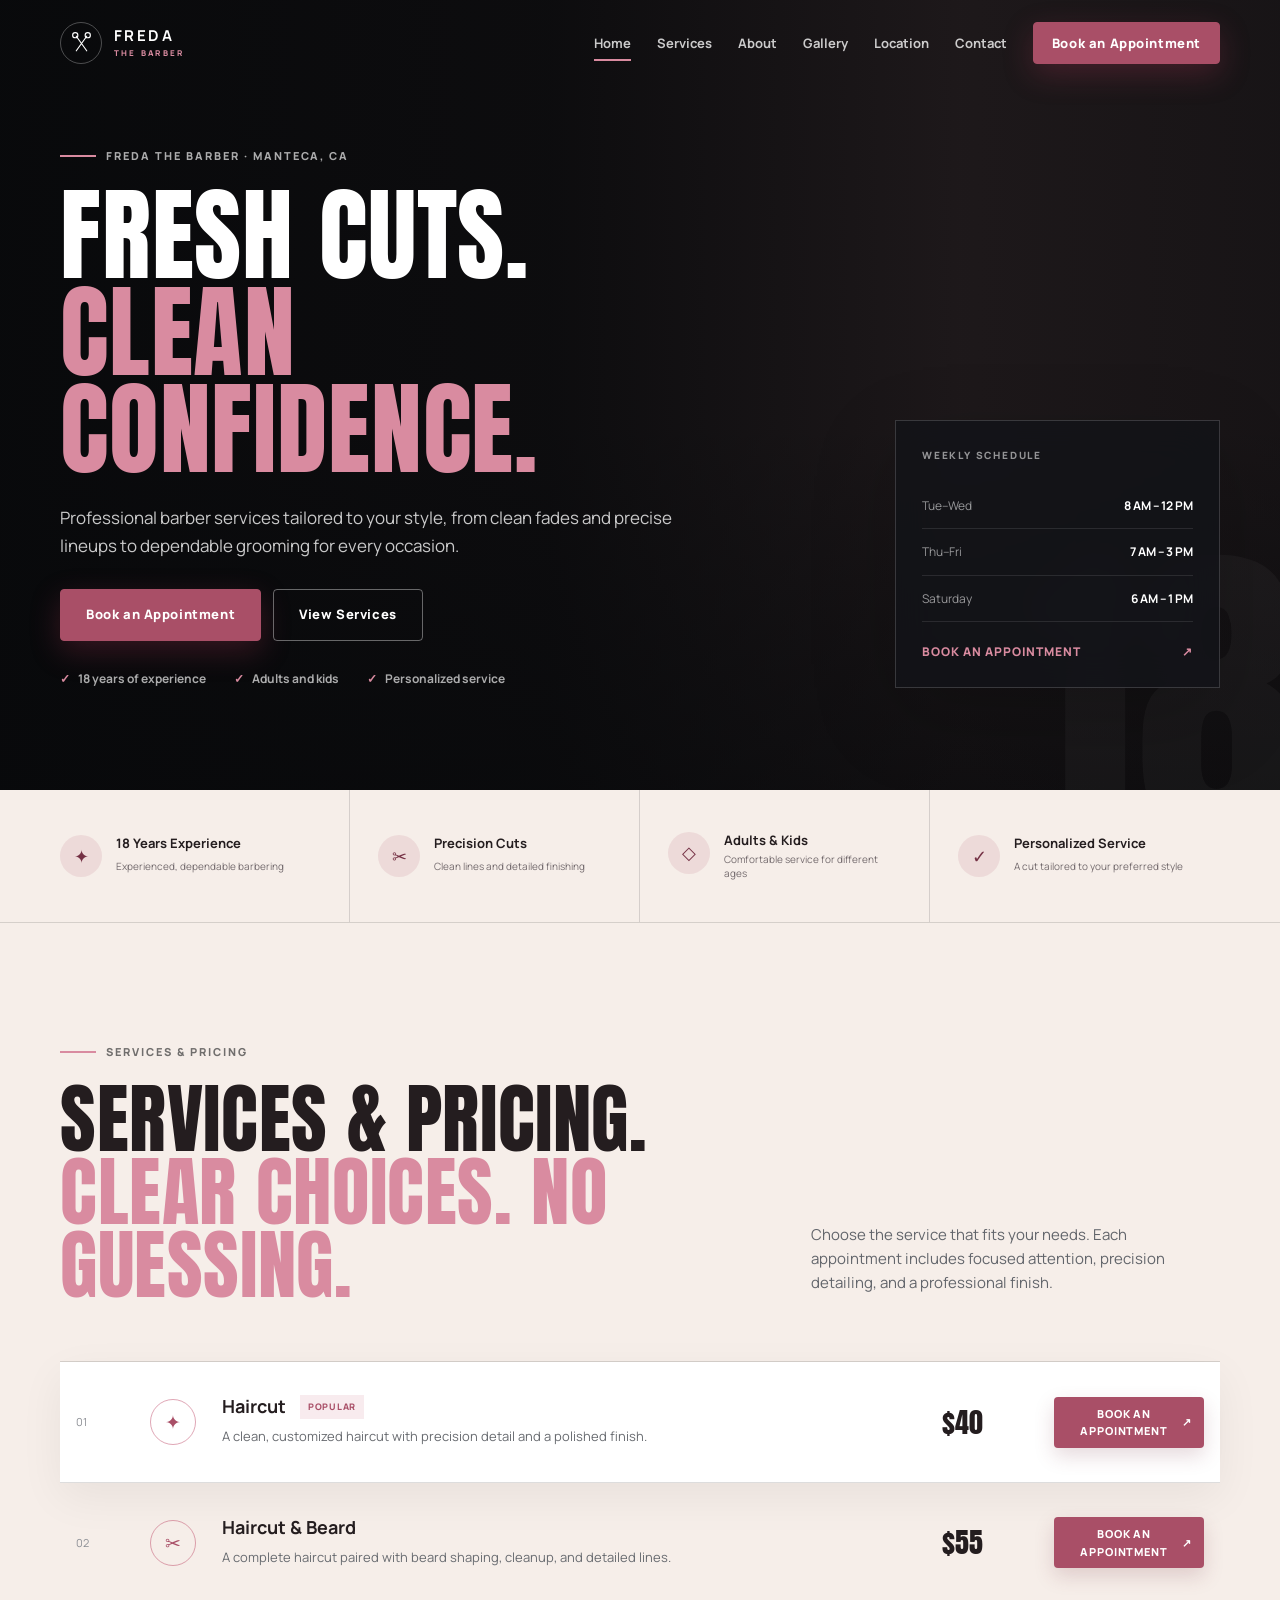
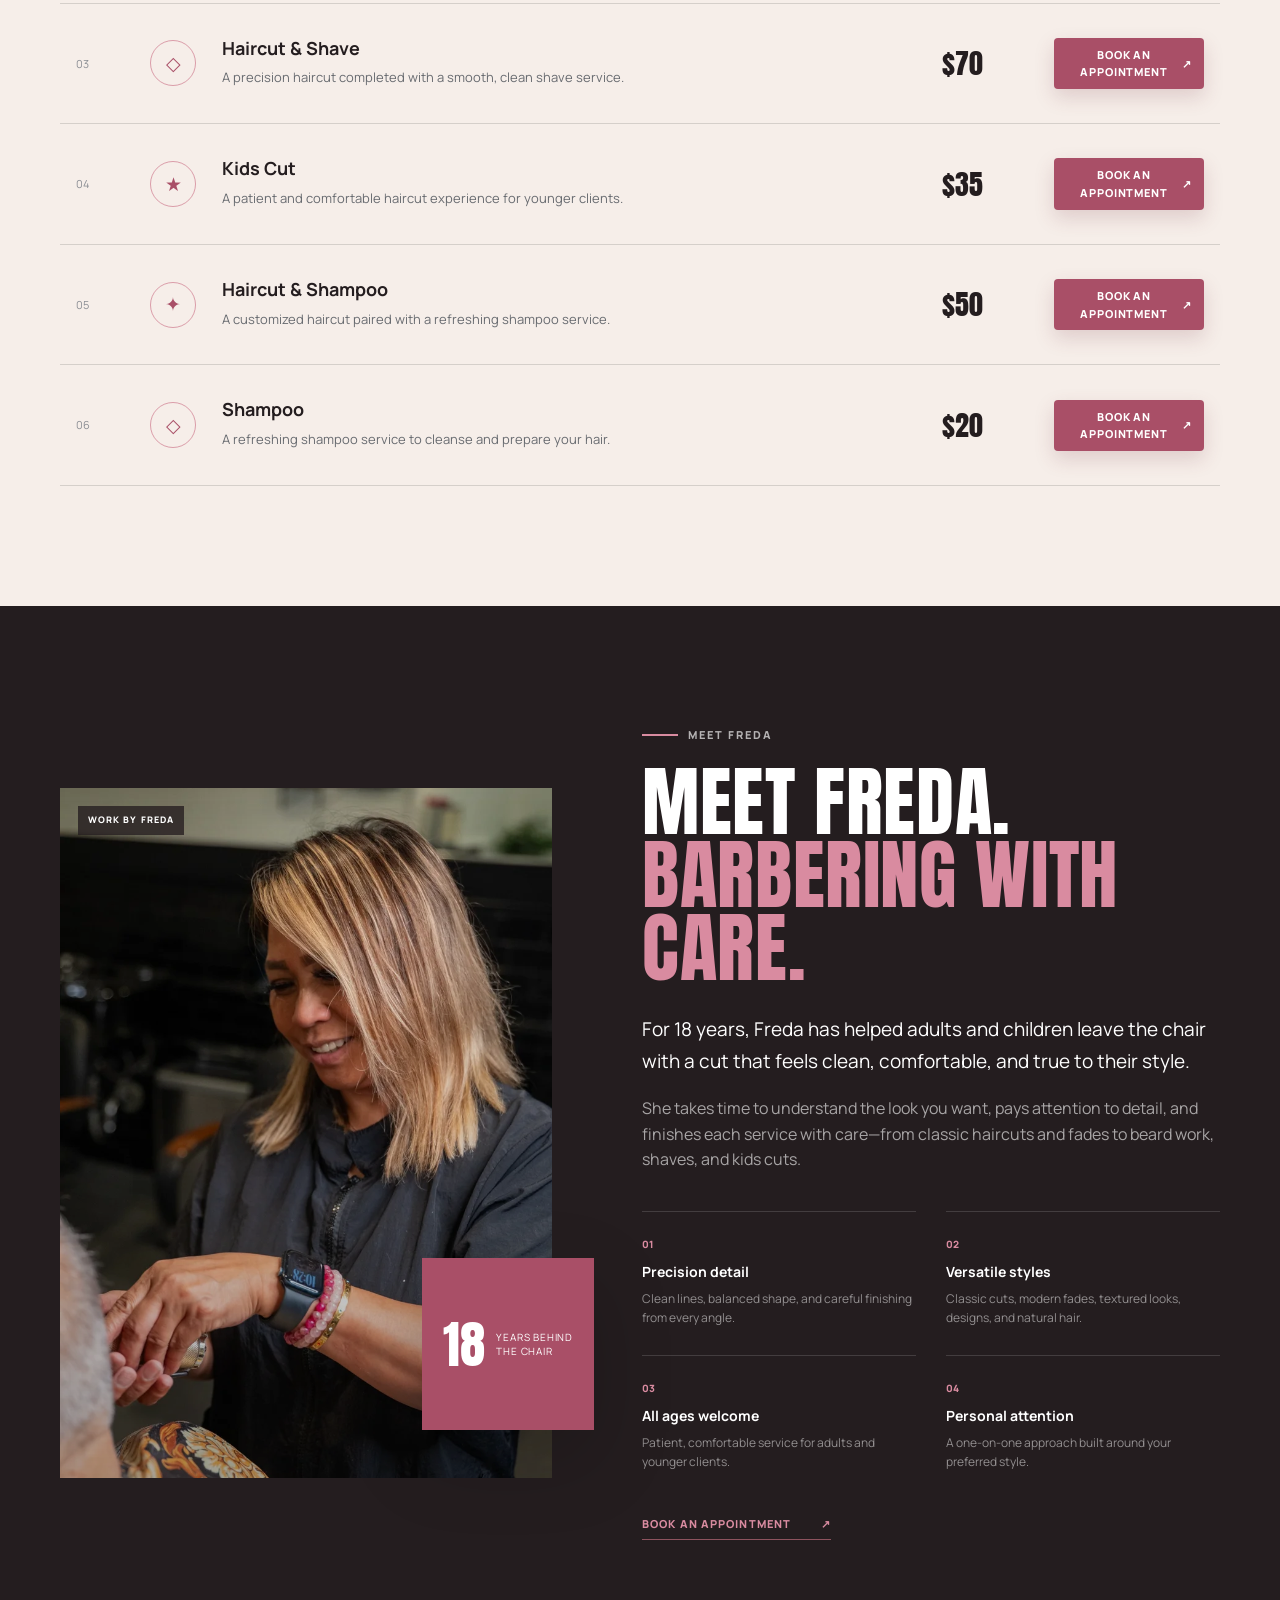
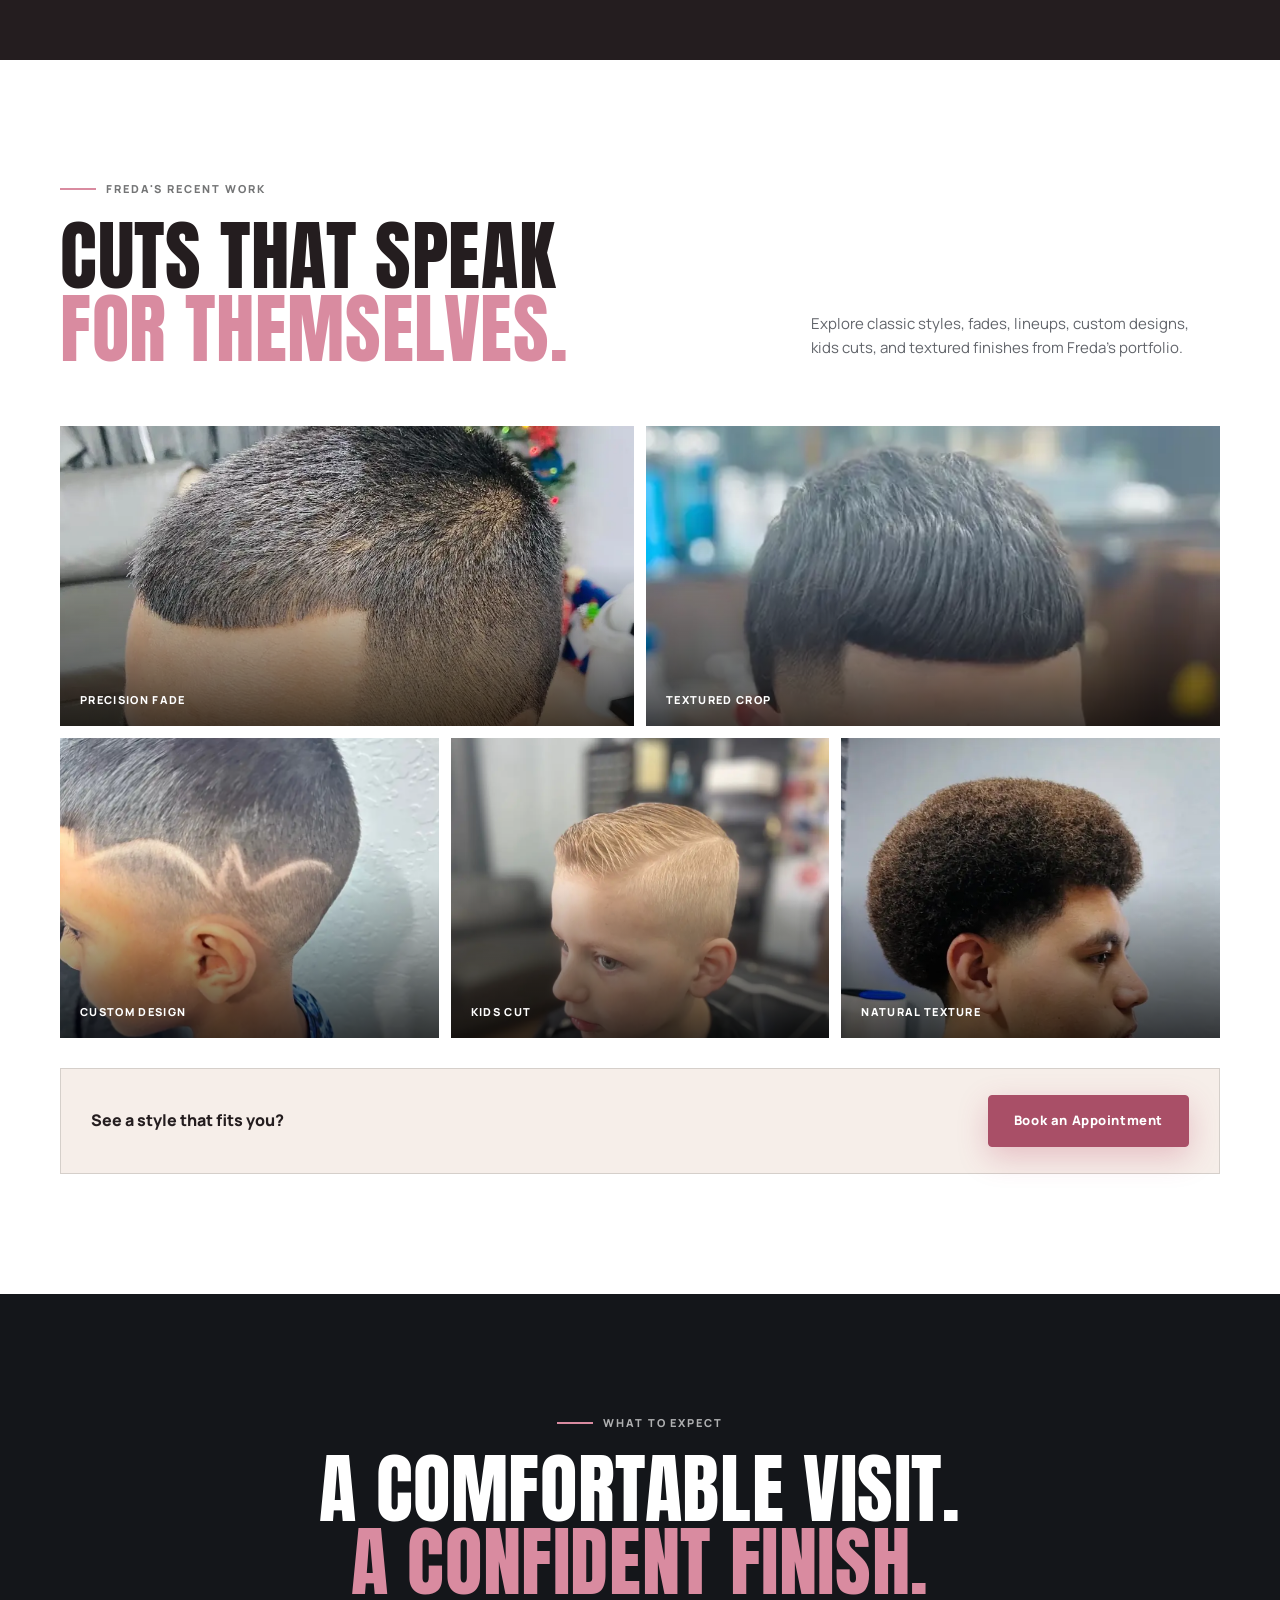
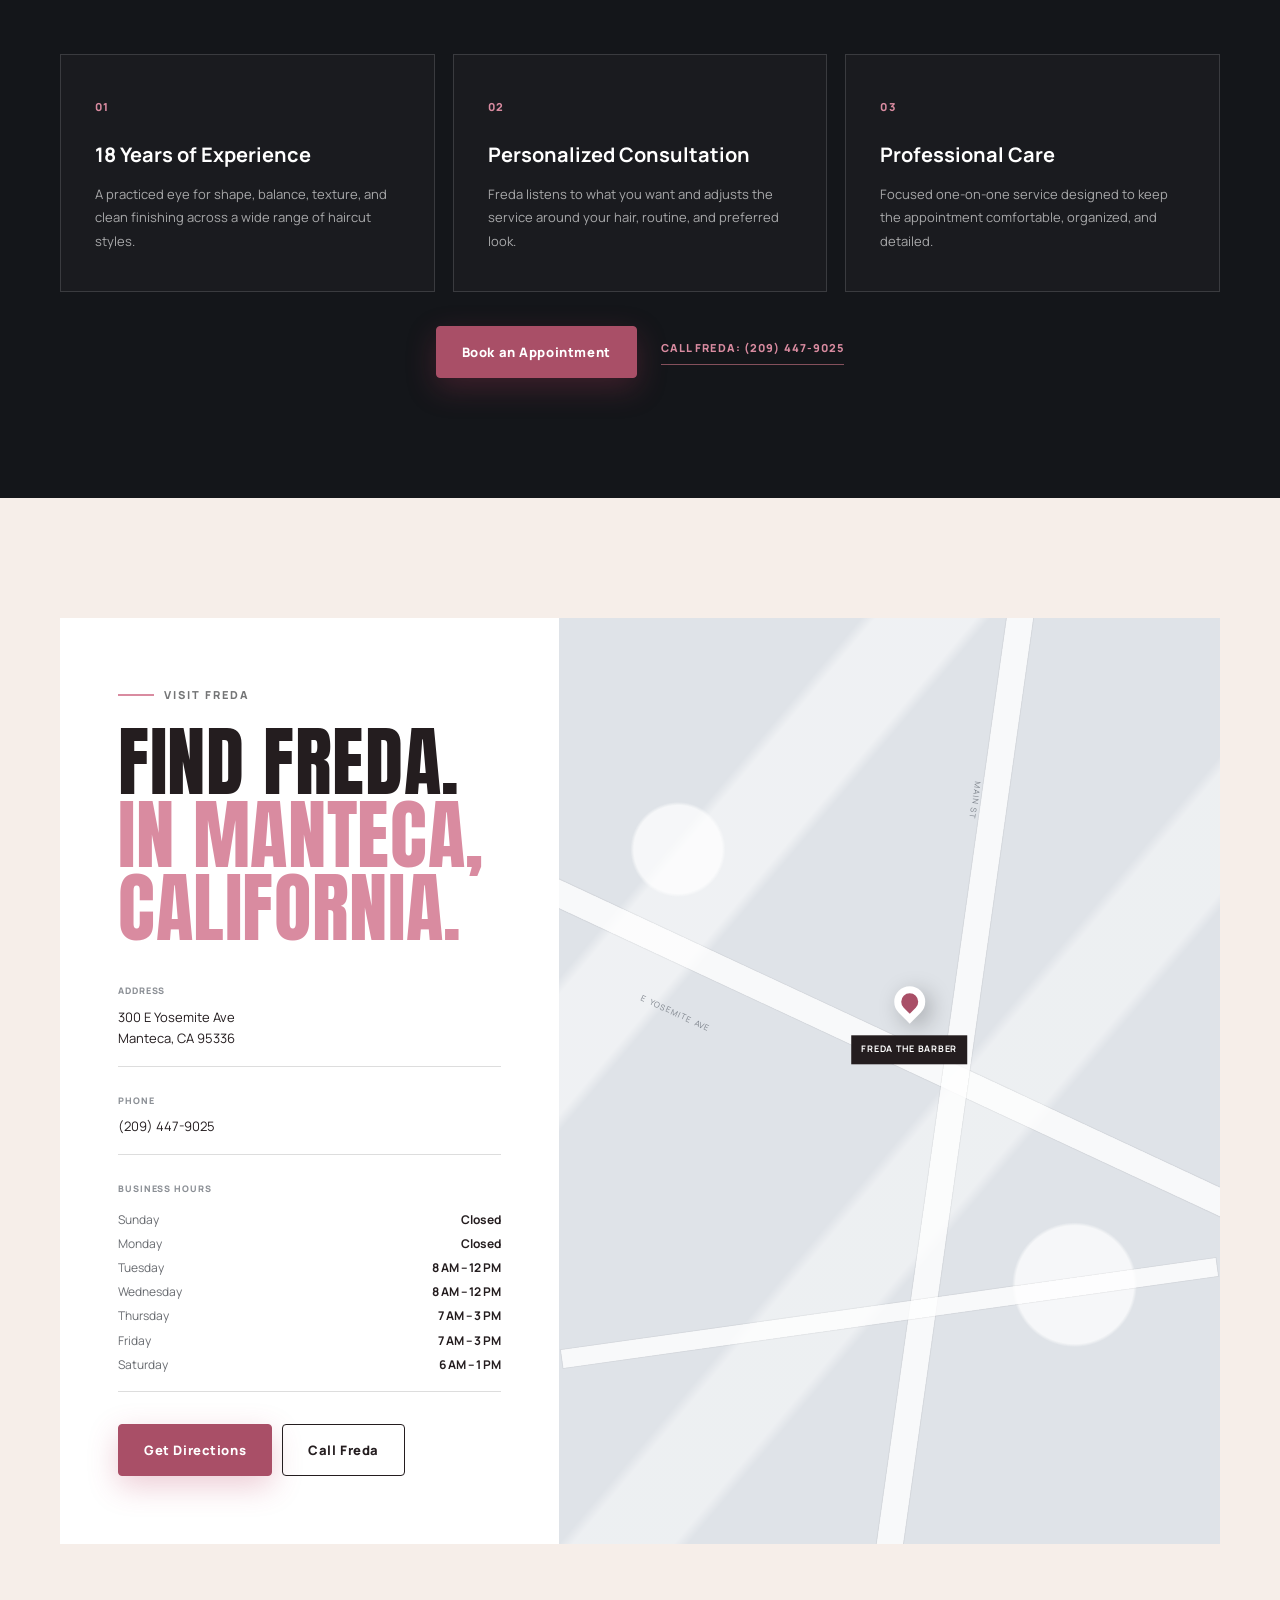
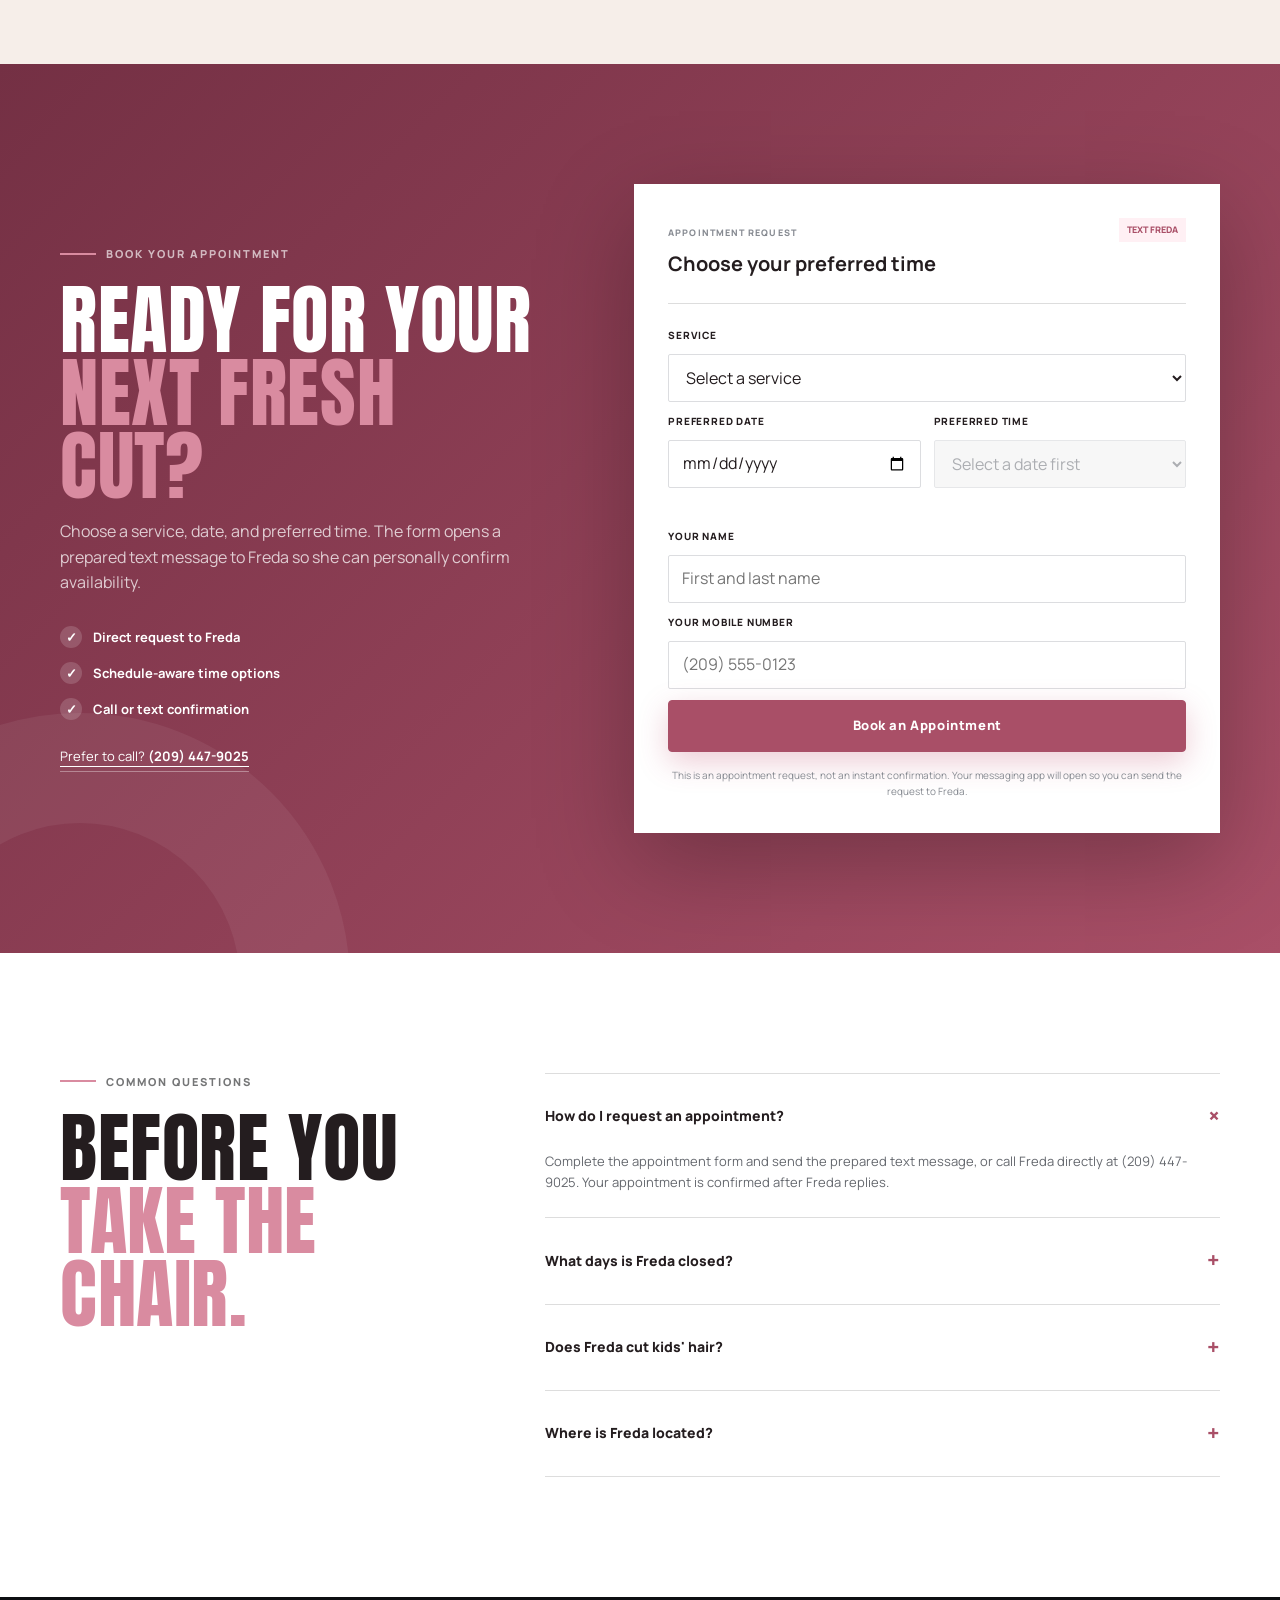
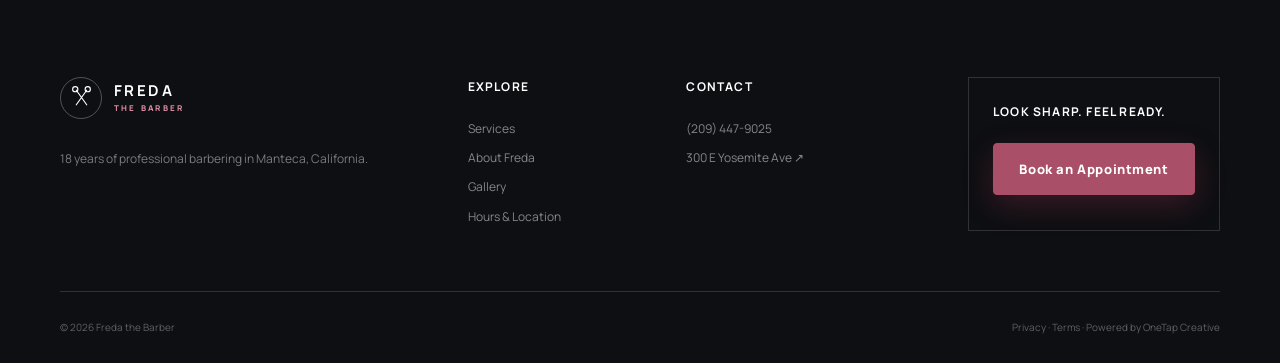
<file: index.html>
<!DOCTYPE html>

<html lang="en">
<head>
<meta charset="utf-8"/>
<meta content="width=device-width, initial-scale=1.0, viewport-fit=cover" name="viewport"/>
<meta content="#a94f67" name="theme-color"/>
<meta content="Visit Freda the Barber in Manteca, CA for professional haircuts, fades, beard grooming, shaves, and kids cuts. View pricing and request an appointment." name="description"/><meta content="index, follow, max-image-preview:large" name="robots"/>
<meta content="Freda the Barber | Professional Barber Services in Manteca, CA" property="og:title"/>
<meta content="Fresh cuts and clean confidence in Manteca. View Freda’s services, pricing, portfolio, hours, location, and appointment request options." property="og:description"/>
<meta content="website" property="og:type"/>
<meta content="https://www.fredathebarber.com/" property="og:url"/>
<title>Freda the Barber | Professional Barber Services in Manteca, CA</title>
<link href="https://fonts.googleapis.com" rel="preconnect"/>
<link crossorigin="" href="https://fonts.gstatic.com" rel="preconnect"/>
<link href="https://fonts.googleapis.com/css2?family=Anton&amp;family=Manrope:wght@400;500;600;700;800&amp;display=swap" rel="stylesheet"/>
<link href="assets/favicon.svg" rel="icon" type="image/svg+xml"/>
<link href="styles.css" rel="stylesheet"/>
<meta content="https://www.fredathebarber.com/assets/freda-classic-taper.webp" property="og:image"/><meta content="A polished classic haircut completed by Freda the Barber" property="og:image:alt"/><meta content="summary_large_image" name="twitter:card"/><meta content="Freda the Barber | Manteca, CA" name="twitter:title"/><meta content="Professional haircuts, beard grooming, shaves, and kids cuts backed by 18 years of experience." name="twitter:description"/><meta content="https://www.fredathebarber.com/assets/freda-classic-taper.webp" name="twitter:image"/><link href="https://www.fredathebarber.com/" rel="canonical"/><script type="application/ld+json">{
  "@context": "https://schema.org",
  "@type": "BarberShop",
  "name": "Freda the Barber",
  "url": "https://www.fredathebarber.com/",
  "image": "https://www.fredathebarber.com/assets/freda-classic-taper.webp",
  "telephone": "+1-209-447-9025",
  "priceRange": "$35-$70",
  "address": {
    "@type": "PostalAddress",
    "streetAddress": "300 E Yosemite Ave",
    "addressLocality": "Manteca",
    "addressRegion": "CA",
    "postalCode": "95336",
    "addressCountry": "US"
  },
  "openingHoursSpecification": [
    {
      "@type": "OpeningHoursSpecification",
      "dayOfWeek": [
        "Tuesday",
        "Wednesday"
      ],
      "opens": "08:00",
      "closes": "12:00"
    },
    {
      "@type": "OpeningHoursSpecification",
      "dayOfWeek": [
        "Thursday",
        "Friday"
      ],
      "opens": "07:00",
      "closes": "15:00"
    },
    {
      "@type": "OpeningHoursSpecification",
      "dayOfWeek": "Saturday",
      "opens": "06:00",
      "closes": "13:00"
    }
  ],
  "description": "Visit Freda the Barber in Manteca, CA for professional haircuts, fades, beard grooming, shaves, and kids cuts. View pricing and request an appointment.",
  "areaServed": {
    "@type": "City",
    "name": "Manteca"
  },
  "currenciesAccepted": "USD",
  "paymentAccepted": "Cash, electronic payment",
  "hasOfferCatalog": {
    "@type": "OfferCatalog",
    "name": "Barber Services",
    "itemListElement": [
      {
        "@type": "Offer",
        "price": "40",
        "priceCurrency": "USD",
        "itemOffered": {
          "@type": "Service",
          "name": "Haircut"
        }
      },
      {
        "@type": "Offer",
        "price": "55",
        "priceCurrency": "USD",
        "itemOffered": {
          "@type": "Service",
          "name": "Haircut & Beard"
        }
      },
      {
        "@type": "Offer",
        "price": "70",
        "priceCurrency": "USD",
        "itemOffered": {
          "@type": "Service",
          "name": "Haircut & Shave"
        }
      },
      {
        "@type": "Offer",
        "price": "35",
        "priceCurrency": "USD",
        "itemOffered": {
          "@type": "Service",
          "name": "Kids Cut"
        }
      },
      {
        "@type": "Offer",
        "price": "50",
        "priceCurrency": "USD",
        "itemOffered": {
          "@type": "Service",
          "name": "Haircut & Shampoo"
        }
      },
      {
        "@type": "Offer",
        "price": "20",
        "priceCurrency": "USD",
        "itemOffered": {
          "@type": "Service",
          "name": "Shampoo"
        }
      }
    ]
  }
}</script><meta content="Freda the Barber" property="og:site_name"/><meta content="en_US" property="og:locale"/><meta content="1200" property="og:image:width"/><meta content="630" property="og:image:height"/><script type="application/ld+json">{
  "@context": "https://schema.org",
  "@type": "FAQPage",
  "mainEntity": [
    {
      "@type": "Question",
      "name": "How do I request an appointment?",
      "acceptedAnswer": {
        "@type": "Answer",
        "text": "Complete the appointment form and send the prepared text message, or call Freda directly at (209) 447-9025. Your appointment is confirmed after Freda replies."
      }
    },
    {
      "@type": "Question",
      "name": "What days is Freda closed?",
      "acceptedAnswer": {
        "@type": "Answer",
        "text": "Freda is closed on Sundays and Mondays. Available hours vary Tuesday through Saturday."
      }
    },
    {
      "@type": "Question",
      "name": "Does Freda cut kids' hair?",
      "acceptedAnswer": {
        "@type": "Answer",
        "text": "Yes. Kids cuts are available for $35, with a patient and comfortable appointment experience."
      }
    },
    {
      "@type": "Question",
      "name": "Where is Freda located?",
      "acceptedAnswer": {
        "@type": "Answer",
        "text": "Freda is located at 300 E Yosemite Ave in Manteca, California 95336."
      }
    }
  ]
}</script></head>
<body>
<a class="skip-link" href="#main">Skip to content</a>
<header class="site-header">
<div class="nav-shell container">
<a aria-label="Freda the Barber home" class="brand" href="#home">
<span aria-hidden="true" class="brand-mark">
<svg role="img" viewbox="0 0 48 48">
<path d="M14 10l20 28M34 10L14 38"></path>
<circle cx="12" cy="8" r="5"></circle>
<circle cx="36" cy="8" r="5"></circle>
</svg>
</span>
<span class="brand-copy">
<strong>FREDA</strong>
<small>THE BARBER</small>
</span>
</a>
<button aria-controls="primary-nav" aria-expanded="false" aria-label="Open menu" class="menu-toggle" type="button">
<span></span><span></span><span></span>
</button>
<nav aria-label="Primary navigation" class="primary-nav" id="primary-nav"><a href="#home">Home</a><a href="#services">Services</a><a href="#about">About</a><a href="#gallery">Gallery</a><a href="#location">Location</a><a href="#contact">Contact</a><a class="button button-small" href="#booking">Book an Appointment</a></nav>
</div>
</header>
<main id="main">
<section aria-labelledby="hero-title" class="hero" id="home">
<div aria-label="Professional barber clippers, scissors, combs, and grooming tools arranged at a barbershop station" class="hero-media" role="img"></div>
<div class="hero-overlay"></div>
<div class="hero-grid container">
<div class="hero-content reveal">
<p class="eyebrow"><span></span> Freda the Barber · Manteca, CA</p>
<h1 id="hero-title">Fresh Cuts.<br/><em>Clean Confidence.</em></h1>
<p class="hero-summary">Professional barber services tailored to your style, from clean fades and precise lineups to dependable grooming for every occasion.</p>
<div class="hero-actions"><a class="button" href="#booking">Book an Appointment</a><a class="button button-secondary" href="#services">View Services</a></div>
<ul aria-label="Customer benefits" class="trust-list"><li>18 years of experience</li><li>Adults and kids</li><li>Personalized service</li></ul>
</div>
<aside aria-label="Freda's weekly business hours" class="hero-card reveal">
<p class="hero-card-label">Weekly schedule</p>
<div class="hero-card-row">
<span>Tue–Wed</span>
<strong>8 AM – 12 PM</strong>
</div>
<div class="hero-card-row">
<span>Thu–Fri</span>
<strong>7 AM – 3 PM</strong>
</div>
<div class="hero-card-row">
<span>Saturday</span>
<strong>6 AM – 1 PM</strong>
</div>
<a href="#booking">Book an Appointment <span aria-hidden="true">↗</span></a>
</aside>
</div>
<div aria-hidden="true" class="hero-number">18</div>
</section>
<section aria-label="Freda the Barber highlights" class="trust-strip">
<div class="container trust-grid"><div><span aria-hidden="true" class="trust-icon">✦</span><strong>18 Years Experience</strong><small>Experienced, dependable barbering</small></div><div><span aria-hidden="true" class="trust-icon">✂</span><strong>Precision Cuts</strong><small>Clean lines and detailed finishing</small></div><div><span aria-hidden="true" class="trust-icon">◇</span><strong>Adults &amp; Kids</strong><small>Comfortable service for different ages</small></div><div><span aria-hidden="true" class="trust-icon">✓</span><strong>Personalized Service</strong><small>A cut tailored to your preferred style</small></div></div>
</section>
<section aria-labelledby="services-title" class="section services" id="services">
<div class="container">
<div class="section-heading split-heading reveal">
<div>
<p class="eyebrow dark"><span></span> Services &amp; pricing</p>
<h2 id="services-title">Services &amp; Pricing.<br/><em>Clear choices. No guessing.</em></h2>
</div>
<p>Choose the service that fits your needs. Each appointment includes focused attention, precision detailing, and a professional finish.</p>
</div>
<div class="service-list">
<article class="service-card featured reveal">
<div class="service-index">01</div>
<div aria-hidden="true" class="service-icon">✦</div>
<div class="service-copy">
<div class="service-title-row"><h3>Haircut</h3><span>Popular</span></div>
<p>A clean, customized haircut with precision detail and a polished finish.</p>
</div>
<strong class="service-price">$40</strong>
<a aria-label="Book a haircut" data-service="Haircut — $40" href="#booking">Book an Appointment <span>↗</span></a>
</article>
<article class="service-card reveal">
<div class="service-index">02</div>
<div aria-hidden="true" class="service-icon">✂</div>
<div class="service-copy">
<h3>Haircut &amp; Beard</h3>
<p>A complete haircut paired with beard shaping, cleanup, and detailed lines.</p>
</div>
<strong class="service-price">$55</strong>
<a aria-label="Book haircut and beard service" data-service="Haircut &amp; Beard — $55" href="#booking">Book an Appointment <span>↗</span></a>
</article>
<article class="service-card reveal">
<div class="service-index">03</div>
<div aria-hidden="true" class="service-icon">◇</div>
<div class="service-copy">
<h3>Haircut &amp; Shave</h3>
<p>A precision haircut completed with a smooth, clean shave service.</p>
</div>
<strong class="service-price">$70</strong>
<a aria-label="Book haircut and shave service" data-service="Haircut &amp; Shave — $70" href="#booking">Book an Appointment <span>↗</span></a>
</article>
<article class="service-card reveal">
<div class="service-index">04</div>
<div aria-hidden="true" class="service-icon">★</div>
<div class="service-copy">
<h3>Kids Cut</h3>
<p>A patient and comfortable haircut experience for younger clients.</p>
</div>
<strong class="service-price">$35</strong>
<a aria-label="Book a kids cut" data-service="Kids Cut — $35" href="#booking">Book an Appointment <span>↗</span></a>
</article>
<article class="service-card reveal">
<div class="service-index">05</div>
<div aria-hidden="true" class="service-icon">✦</div>
<div class="service-copy">
<h3>Haircut &amp; Shampoo</h3>
<p>A customized haircut paired with a refreshing shampoo service.</p>
</div>
<strong class="service-price">$50</strong>
<a aria-label="Book haircut and shampoo service" data-service="Haircut &amp; Shampoo — $50" href="#booking">Book an Appointment <span>↗</span></a>
</article>
<article class="service-card reveal">
<div class="service-index">06</div>
<div aria-hidden="true" class="service-icon">◇</div>
<div class="service-copy">
<h3>Shampoo</h3>
<p>A refreshing shampoo service to cleanse and prepare your hair.</p>
</div>
<strong class="service-price">$20</strong>
<a aria-label="Book a shampoo service" data-service="Shampoo — $20" href="#booking">Book an Appointment <span>↗</span></a>
</article>
</div>
</div>
</section>
<section aria-labelledby="about-title" class="section about" id="about">
<div class="container about-grid">
<div aria-label="A shaped natural hairstyle with a clean taper from Freda’s portfolio" class="about-image reveal" role="img"><span class="portfolio-caption">Work by Freda</span>
<div class="image-badge"><strong>18</strong><span>Years behind<br/>the chair</span></div>
</div>
<div class="about-copy reveal">
<p class="eyebrow"><span></span> Meet Freda</p>
<h2 id="about-title">Meet Freda.<br/><em>Barbering with care.</em></h2>
<p class="lead">For 18 years, Freda has helped adults and children leave the chair with a cut that feels clean, comfortable, and true to their style.</p>
<p>She takes time to understand the look you want, pays attention to detail, and finishes each service with care—from classic haircuts and fades to beard work, shaves, and kids cuts.</p>
<div class="about-features">
<div><span>01</span><strong>Precision detail</strong><p>Clean lines, balanced shape, and careful finishing from every angle.</p></div>
<div><span>02</span><strong>Versatile styles</strong><p>Classic cuts, modern fades, textured looks, designs, and natural hair.</p></div>
<div><span>03</span><strong>All ages welcome</strong><p>Patient, comfortable service for adults and younger clients.</p></div>
<div><span>04</span><strong>Personal attention</strong><p>A one-on-one approach built around your preferred style.</p></div>
</div>
<a class="text-link" href="#booking">Book an Appointment <span>↗</span></a>
</div>
</div>
</section>
<section aria-labelledby="gallery-title" class="section gallery" id="gallery">
<div class="container">
<div class="section-heading split-heading reveal">
<div>
<p class="eyebrow dark"><span></span> Freda's recent work</p>
<h2 id="gallery-title">Cuts that speak<br/><em>for themselves.</em></h2>
</div>
<p>Explore classic styles, fades, lineups, custom designs, kids cuts, and textured finishes from Freda's portfolio.</p>
</div>
<div class="gallery-grid"><button aria-label="View classic style image" class="gallery-item gallery-one reveal" data-label="Classic side part with a smooth fade completed by Freda" type="button"><img alt="Classic side part with a smooth fade completed by Freda" decoding="async" height="1200" loading="lazy" src="assets/freda-classic-taper.webp" width="771"/><span>Classic Style</span></button><button aria-label="View precision fade image" class="gallery-item gallery-two reveal" data-label="Precision short haircut with a sharp lineup and clean fade" type="button"><img alt="Precision short haircut with a sharp lineup and clean fade" decoding="async" height="1200" loading="lazy" src="assets/freda-precision-fade.webp" width="946"/><span>Precision Fade</span></button><button aria-label="View textured crop image" class="gallery-item gallery-three reveal" data-label="Textured crop with a straight fringe and smooth taper" type="button"><img alt="Textured crop with a straight fringe and smooth taper" decoding="async" height="1200" loading="lazy" src="assets/freda-textured-crop.webp" width="592"/><span>Textured Crop</span></button><button aria-label="View custom design image" class="gallery-item gallery-four reveal" data-label="Kids fade with a custom shaved design above the ear" type="button"><img alt="Kids fade with a custom shaved design above the ear" decoding="async" height="1200" loading="lazy" src="assets/freda-design-fade.webp" width="763"/><span>Custom Design</span></button><button aria-label="View kids cut image" class="gallery-item gallery-five reveal" data-label="Kids haircut with a defined side part and clean taper" type="button"><img alt="Kids haircut with a defined side part and clean taper" decoding="async" height="1200" loading="lazy" src="assets/freda-kids-classic.webp" width="963"/><span>Kids Cut</span></button><button aria-label="View natural texture image" class="gallery-item gallery-six reveal" data-label="Natural textured hairstyle shaped with a clean taper" type="button"><img alt="Natural textured hairstyle shaped with a clean taper" decoding="async" height="1200" loading="lazy" src="assets/freda-afro-taper.webp" width="690"/><span>Natural Texture</span></button></div><div class="gallery-cta reveal"><p>See a style that fits you?</p><a class="button" href="#booking">Book an Appointment</a></div>
</div>
</section>
<section aria-labelledby="experience-title" class="section experience" id="experience">
<div class="container">
<div class="experience-heading reveal">
<p class="eyebrow"><span></span> What to expect</p>
<h2 id="experience-title">A comfortable visit.<br/><em>A confident finish.</em></h2>
</div>
<div class="experience-grid">
<article class="experience-card reveal">
<span>01</span>
<h3>18 Years of Experience</h3>
<p>A practiced eye for shape, balance, texture, and clean finishing across a wide range of haircut styles.</p>
</article>
<article class="experience-card reveal">
<span>02</span>
<h3>Personalized Consultation</h3>
<p>Freda listens to what you want and adjusts the service around your hair, routine, and preferred look.</p>
</article>
<article class="experience-card reveal">
<span>03</span>
<h3>Professional Care</h3>
<p>Focused one-on-one service designed to keep the appointment comfortable, organized, and detailed.</p>
</article>
</div>
<div class="experience-actions reveal"><a class="button" href="#booking">Book an Appointment</a><a class="text-link" href="tel:+12094479025">Call Freda: (209) 447-9025</a></div></div>
</section>
<section aria-labelledby="location-title" class="section location" id="location">
<div class="container location-grid">
<div class="location-card reveal">
<p class="eyebrow dark"><span></span> Visit Freda</p>
<h2 id="location-title">Find Freda.<br/><em>In Manteca, California.</em></h2>
<div class="location-details">
<div><small>Address</small><p>300 E Yosemite Ave<br/>Manteca, CA 95336</p></div>
<div><small>Phone</small><p><a href="tel:+12094479025">(209) 447-9025</a></p></div>
<div class="hours-block">
<small>Business hours</small>
<dl>
<div><dt>Sunday</dt><dd>Closed</dd></div>
<div><dt>Monday</dt><dd>Closed</dd></div>
<div><dt>Tuesday</dt><dd>8 AM – 12 PM</dd></div>
<div><dt>Wednesday</dt><dd>8 AM – 12 PM</dd></div>
<div><dt>Thursday</dt><dd>7 AM – 3 PM</dd></div>
<div><dt>Friday</dt><dd>7 AM – 3 PM</dd></div>
<div><dt>Saturday</dt><dd>6 AM – 1 PM</dd></div>
</dl>
</div>
</div>
<div class="location-actions">
<a class="button" href="https://www.google.com/maps/search/?api=1&amp;query=300+E+Yosemite+Ave+Manteca+CA+95336" rel="noopener" target="_blank">Get Directions</a>
<a class="button button-dark-outline" href="tel:+12094479025">Call Freda</a>
</div>
</div>
<div aria-label="Stylized map showing Freda the Barber on East Yosemite Avenue in Manteca" class="map-placeholder reveal" role="img">
<div class="map-road road-one"></div>
<div class="map-road road-two"></div>
<div class="map-road road-three"></div>
<div class="map-label map-label-one">E YOSEMITE AVE</div>
<div class="map-label map-label-two">MAIN ST</div>
<div class="map-pin"><span></span><strong>FREDA THE BARBER</strong></div>
</div>
</div>
</section><section aria-labelledby="booking-title" class="booking-section" id="booking">
<div aria-hidden="true" class="booking-accent"></div>
<div class="container booking-grid">
<div class="booking-copy reveal">
<p class="eyebrow"><span></span> Book your appointment</p>
<h2 id="booking-title">Ready for your<br/><em>next fresh cut?</em></h2>
<p>Choose a service, date, and preferred time. The form opens a prepared text message to Freda so she can personally confirm availability.</p>
<ul>
<li><span>✓</span> Direct request to Freda</li>
<li><span>✓</span> Schedule-aware time options</li>
<li><span>✓</span> Call or text confirmation</li>
</ul>
<a class="booking-call-link" href="tel:+12094479025">Prefer to call? <strong>(209) 447-9025</strong></a>
</div>
<div class="booking-card reveal">
<div class="booking-card-head">
<div>
<small>Appointment request</small>
<h3>Choose your preferred time</h3>
</div>
<span>Text Freda</span>
</div>
<form id="booking-form">
<label for="service">Service</label>
<select id="service" name="service" required="">
<option value="">Select a service</option>
<option>Haircut — $40</option>
<option>Haircut &amp; Beard — $55</option>
<option>Haircut &amp; Shave — $70</option>
<option>Kids Cut — $35</option>
<option>Haircut &amp; Shampoo — $50</option>
<option>Shampoo — $20</option>
</select>
<div class="form-row">
<div>
<label for="date">Preferred date</label>
<input id="date" name="date" required="" type="date"/>
</div>
<div>
<label for="time">Preferred time</label>
<select disabled="" id="time" name="time" required="">
<option value="">Select a date first</option>
</select>
</div>
</div>
<p aria-live="polite" class="schedule-message" id="schedule-message" role="status"></p>
<label for="client-name">Your name</label>
<input autocomplete="name" id="client-name" name="name" placeholder="First and last name" required="" type="text"/>
<label for="phone">Your mobile number</label>
<input autocomplete="tel" id="phone" name="phone" placeholder="(209) 555-0123" required="" type="tel"/>
<button class="button button-full" type="submit">Book an Appointment</button>
<p class="form-note">This is an appointment request, not an instant confirmation. Your messaging app will open so you can send the request to Freda.</p>
<div aria-live="polite" class="form-success" id="form-success" role="status">Your appointment request is ready. Press Send in your messaging app, then wait for Freda to confirm availability.</div>
</form>
</div>
</div>
</section>
<section aria-labelledby="faq-title" class="section faq">
<div class="container faq-grid">
<div class="faq-heading reveal">
<p class="eyebrow dark"><span></span> Common questions</p>
<h2 id="faq-title">Before you<br/><em>take the chair.</em></h2>
</div>
<div class="accordion reveal">
<details open="">
<summary>How do I request an appointment?<span>+</span></summary>
<p>Complete the appointment form and send the prepared text message, or call Freda directly at (209) 447-9025. Your appointment is confirmed after Freda replies.</p>
</details>
<details>
<summary>What days is Freda closed?<span>+</span></summary>
<p>Freda is closed on Sundays and Mondays. Available hours vary Tuesday through Saturday.</p>
</details>
<details>
<summary>Does Freda cut kids' hair?<span>+</span></summary>
<p>Yes. Kids cuts are available for $35, with a patient and comfortable appointment experience.</p>
</details>
<details>
<summary>Where is Freda located?<span>+</span></summary>
<p>Freda is located at 300 E Yosemite Ave in Manteca, California 95336.</p>
</details>
</div>
</div>
</section>
</main>
<footer class="site-footer" id="contact">
<div class="container footer-grid">
<div>
<a class="brand footer-brand" href="#home">
<span aria-hidden="true" class="brand-mark">
<svg viewbox="0 0 48 48"><path d="M14 10l20 28M34 10L14 38"></path><circle cx="12" cy="8" r="5"></circle><circle cx="36" cy="8" r="5"></circle></svg>
</span>
<span class="brand-copy"><strong>FREDA</strong><small>THE BARBER</small></span>
</a>
<p>18 years of professional barbering in Manteca, California.</p>
</div>
<div>
<h3>Explore</h3>
<a href="#services">Services</a>
<a href="#about">About Freda</a>
<a href="#gallery">Gallery</a>
<a href="#location">Hours &amp; Location</a>
</div>
<div>
<h3>Contact</h3>
<a href="tel:+12094479025">(209) 447-9025</a>
<a href="https://www.google.com/maps/search/?api=1&amp;query=300+E+Yosemite+Ave+Manteca+CA+95336" rel="noopener" target="_blank">300 E Yosemite Ave ↗</a>
</div>
<div class="footer-cta">
<h3>Look sharp. Feel ready.</h3>
<a class="button" href="#booking">Book an Appointment</a>
</div>
</div>
<div class="container footer-bottom">
<span>© <span id="year"></span> Freda the Barber</span>
<span><a href="privacy.html">Privacy</a> · <a href="terms.html">Terms</a> · Powered by OneTap Creative</span>
</div>
</footer>
<a aria-label="Book an appointment with Freda" class="floating-book" href="#booking">
<span>Book an Appointment</span><strong>↗</strong>
</a>
<dialog class="lightbox" id="lightbox">
<button aria-label="Close image" type="button">×</button>
<div id="lightbox-image" role="img"></div>
<p id="lightbox-label"></p>
</dialog>
<script src="script.js"></script>
</body>
</html>
</file>
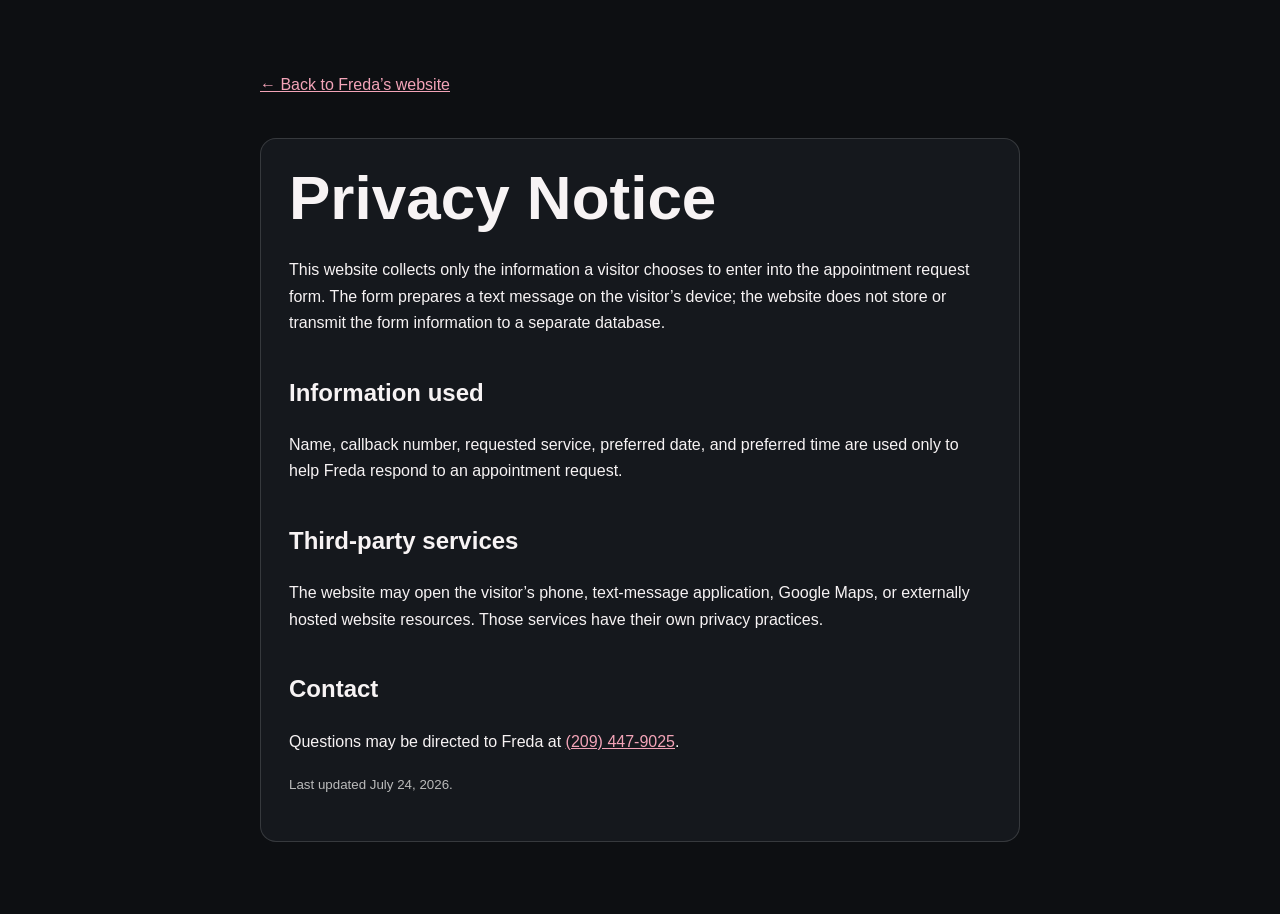
<file: privacy.html>
<!DOCTYPE html>
<html lang="en">
<head>
<meta charset="utf-8">
<meta name="viewport" content="width=device-width, initial-scale=1">
<meta name="robots" content="noindex, follow">
<title>Privacy Notice | Freda the Barber</title>
<link rel="icon" href="assets/favicon.svg" type="image/svg+xml">
<style>
:root{color-scheme:dark}*{box-sizing:border-box}body{margin:0;background:#0d0f12;color:#f7f3f4;font-family:Arial,sans-serif;line-height:1.65}main{width:min(760px,calc(100% - 40px));margin:0 auto;padding:72px 0}a{color:#f3a4b8}h1{font-size:clamp(38px,8vw,62px);line-height:1;margin:0 0 28px}h2{margin-top:36px}.back{display:inline-block;margin-bottom:40px}.card{padding:28px;border:1px solid rgba(255,255,255,.14);background:#15181d;border-radius:16px}small{color:#bbb}
</style>
</head>
<body><main><a class="back" href="index.html">← Back to Freda’s website</a><div class="card"><h1>Privacy Notice</h1><p>This website collects only the information a visitor chooses to enter into the appointment request form. The form prepares a text message on the visitor’s device; the website does not store or transmit the form information to a separate database.</p><h2>Information used</h2><p>Name, callback number, requested service, preferred date, and preferred time are used only to help Freda respond to an appointment request.</p><h2>Third-party services</h2><p>The website may open the visitor’s phone, text-message application, Google Maps, or externally hosted website resources. Those services have their own privacy practices.</p><h2>Contact</h2><p>Questions may be directed to Freda at <a href="tel:+12094479025">(209) 447-9025</a>.</p><p><small>Last updated July 24, 2026.</small></p></div></main></body></html>
</file>
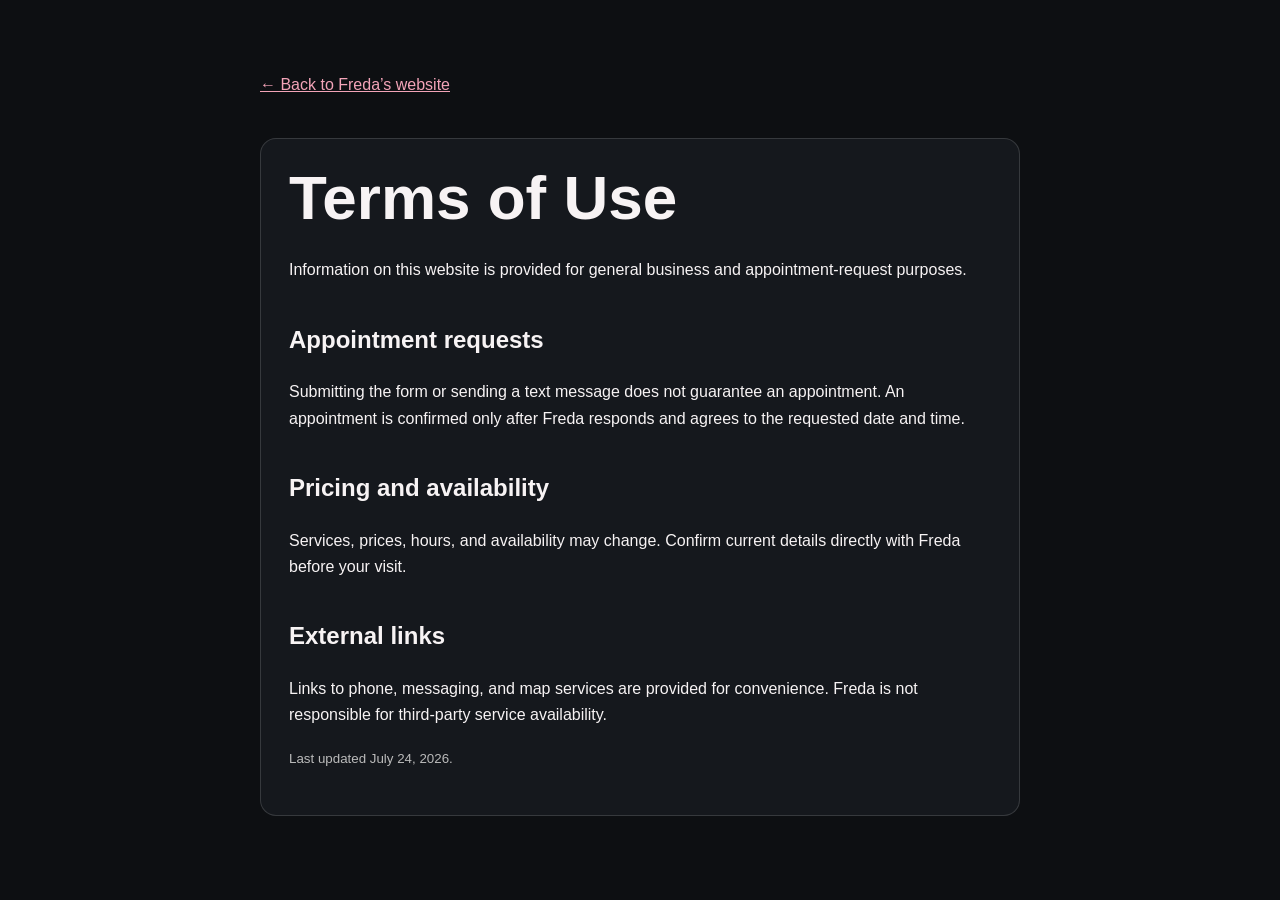
<file: terms.html>
<!DOCTYPE html>
<html lang="en">
<head>
<meta charset="utf-8">
<meta name="viewport" content="width=device-width, initial-scale=1">
<meta name="robots" content="noindex, follow">
<title>Terms of Use | Freda the Barber</title>
<link rel="icon" href="assets/favicon.svg" type="image/svg+xml">
<style>
:root{color-scheme:dark}*{box-sizing:border-box}body{margin:0;background:#0d0f12;color:#f7f3f4;font-family:Arial,sans-serif;line-height:1.65}main{width:min(760px,calc(100% - 40px));margin:0 auto;padding:72px 0}a{color:#f3a4b8}h1{font-size:clamp(38px,8vw,62px);line-height:1;margin:0 0 28px}h2{margin-top:36px}.back{display:inline-block;margin-bottom:40px}.card{padding:28px;border:1px solid rgba(255,255,255,.14);background:#15181d;border-radius:16px}small{color:#bbb}
</style>
</head>
<body><main><a class="back" href="index.html">← Back to Freda’s website</a><div class="card"><h1>Terms of Use</h1><p>Information on this website is provided for general business and appointment-request purposes.</p><h2>Appointment requests</h2><p>Submitting the form or sending a text message does not guarantee an appointment. An appointment is confirmed only after Freda responds and agrees to the requested date and time.</p><h2>Pricing and availability</h2><p>Services, prices, hours, and availability may change. Confirm current details directly with Freda before your visit.</p><h2>External links</h2><p>Links to phone, messaging, and map services are provided for convenience. Freda is not responsible for third-party service availability.</p><p><small>Last updated July 24, 2026.</small></p></div></main></body></html>
</file>
<file: styles.css>
:root {
  --ink: #241d1f;
  --ink-soft: #30272a;
  --cream: #f6eee9;
  --paper: #fffaf7;
  --rose: #a94f67;
  --rose-dark: #743044;
  --rose-bright: #d98ba0;
  --gray: #9a9295;
  --line: rgba(16, 17, 19, 0.14);
  --white-line: rgba(255,255,255,0.14);
  --shadow: 0 28px 80px rgba(0, 0, 0, 0.18);
}

* { box-sizing: border-box; }
html { scroll-behavior: smooth; scroll-padding-top: 92px; }
body {
  margin: 0;
  font-family: "Manrope", Arial, sans-serif;
  color: var(--ink);
  background: var(--paper);
  line-height: 1.6;
  overflow-x: hidden;
}
body.menu-open { overflow: hidden; }
a { color: inherit; text-decoration: none; }
button, input, select { font: inherit; }
button { color: inherit; }
img { max-width: 100%; display: block; }
.container { width: min(1160px, calc(100% - 40px)); margin: 0 auto; }
.skip-link { position: fixed; left: 14px; top: -60px; padding: 12px 16px; background: #fff; z-index: 999; border-radius: 8px; }
.skip-link:focus { top: 14px; }

.site-header {
  position: fixed;
  inset: 0 0 auto 0;
  z-index: 50;
  transition: background .25s ease, box-shadow .25s ease;
}
.site-header.scrolled { background: rgba(16,17,19,.94); backdrop-filter: blur(18px); box-shadow: 0 10px 30px rgba(0,0,0,.2); }
.nav-shell { min-height: 86px; display: flex; align-items: center; justify-content: space-between; gap: 28px; }
.brand { display: inline-flex; align-items: center; gap: 12px; color: #fff; }
.brand-mark { width: 42px; height: 42px; display: grid; place-items: center; border: 1px solid rgba(255,255,255,.28); border-radius: 50%; }
.brand-mark svg { width: 25px; height: 25px; fill: none; stroke: currentColor; stroke-width: 2.2; stroke-linecap: round; }
.brand-copy { display: grid; line-height: 1.05; }
.brand-copy strong { font-size: 15px; letter-spacing: .16em; }
.brand-copy small { color: var(--rose-bright); letter-spacing: .28em; font-size: 8px; margin-top: 5px; font-weight: 800; }
.primary-nav { display: flex; align-items: center; gap: 26px; color: rgba(255,255,255,.78); font-size: 13px; font-weight: 700; }
.primary-nav a:not(.button) { position: relative; }
.primary-nav a:not(.button)::after { content: ""; position: absolute; left: 0; right: 100%; bottom: -8px; height: 2px; background: var(--rose-bright); transition: right .2s ease; }
.primary-nav a:hover::after { right: 0; }
.menu-toggle { display: none; width: 46px; height: 42px; border: 0; background: transparent; padding: 8px; cursor: pointer; }
.menu-toggle span { display: block; height: 2px; background: #fff; margin: 6px 0; transition: .25s ease; }

.button {
  display: inline-flex;
  align-items: center;
  justify-content: center;
  min-height: 52px;
  padding: 0 25px;
  border: 1px solid var(--rose);
  border-radius: 4px;
  background: var(--rose);
  color: #fff;
  font-weight: 800;
  font-size: 13px;
  letter-spacing: .045em;
  box-shadow: 0 10px 30px rgba(184,58,91,.26);
  transition: transform .2s ease, background .2s ease, box-shadow .2s ease;
}
.button:hover { transform: translateY(-2px); background: var(--rose-dark); box-shadow: 0 15px 36px rgba(184,58,91,.33); }
.button-small { min-height: 42px; padding: 0 18px; }
.button-secondary { background: transparent; border-color: rgba(255,255,255,.38); box-shadow: none; }
.button-secondary:hover { background: rgba(255,255,255,.09); }
.button-dark-outline { background: transparent; color: var(--ink); border-color: var(--ink); box-shadow: none; }
.button-dark-outline:hover { background: var(--ink); color: #fff; }
.button-full { width: 100%; }

.hero { min-height: 790px; position: relative; display: flex; align-items: center; color: #fff; background: var(--ink); overflow: hidden; }
.hero-media { position: absolute; inset: 0; background-image: url("https://images.pexels.com/photos/14612735/pexels-photo-14612735.jpeg?auto=compress&cs=tinysrgb&w=1920"); background-size: cover; background-position: 67% 34%; transform: scale(1.02); }
.hero-overlay { position: absolute; inset: 0; background: linear-gradient(90deg, rgba(8,9,11,.98) 0%, rgba(8,9,11,.83) 43%, rgba(8,9,11,.24) 75%, rgba(8,9,11,.44) 100%), linear-gradient(0deg, rgba(8,9,11,.58), transparent 46%); }
.hero-grid { position: relative; z-index: 2; display: grid; grid-template-columns: minmax(0, 1fr) 325px; align-items: end; gap: 70px; padding-top: 135px; padding-bottom: 90px; }
.hero-content { max-width: 735px; }
.eyebrow { margin: 0 0 22px; display: flex; align-items: center; gap: 10px; color: rgba(255,255,255,.66); font-size: 11px; font-weight: 800; letter-spacing: .18em; text-transform: uppercase; }
.eyebrow span { width: 36px; height: 2px; background: var(--rose-bright); }
.eyebrow.dark { color: rgba(16,17,19,.58); }
h1, h2 { margin: 0; font-family: "Anton", Impact, sans-serif; font-weight: 400; text-transform: uppercase; letter-spacing: .008em; line-height: .95; }
h1 { font-size: clamp(62px, 8vw, 112px); }
h1 em, h2 em { color: var(--rose-bright); font-style: normal; }
.hero-summary { max-width: 650px; margin: 26px 0 30px; color: rgba(255,255,255,.78); font-size: 17px; }
.hero-actions { display: flex; flex-wrap: wrap; gap: 12px; }
.trust-list { display: flex; flex-wrap: wrap; gap: 18px 28px; padding: 0; margin: 28px 0 0; list-style: none; color: rgba(255,255,255,.66); font-size: 12px; font-weight: 700; }
.trust-list li::before { content: "✓"; color: var(--rose-bright); margin-right: 8px; }
.hero-card { align-self: end; background: rgba(18,20,24,.84); border: 1px solid rgba(255,255,255,.16); backdrop-filter: blur(18px); padding: 26px; box-shadow: var(--shadow); }
.hero-card-label { margin: 0 0 20px; color: rgba(255,255,255,.55); font-size: 10px; letter-spacing: .18em; text-transform: uppercase; font-weight: 800; }
.hero-card-row { display: flex; justify-content: space-between; gap: 20px; padding: 13px 0; border-bottom: 1px solid rgba(255,255,255,.1); font-size: 12px; }
.hero-card-row span { color: rgba(255,255,255,.56); }
.hero-card-row strong { color: #fff; font-size: 12px; }
.hero-card > a { display: flex; justify-content: space-between; align-items: center; margin-top: 20px; color: var(--rose-bright); font-weight: 800; font-size: 12px; text-transform: uppercase; letter-spacing: .08em; }
.hero-number { position: absolute; right: -18px; bottom: -78px; color: rgba(255,255,255,.035); font-family: "Anton"; font-size: 330px; line-height: 1; }

.trust-strip { background: #f6eee9; color: var(--ink); border-bottom: 1px solid var(--line); }
.trust-grid { min-height: 132px; display: grid; grid-template-columns: repeat(4, 1fr); align-items: stretch; }
.trust-grid > div { display: grid; grid-template-columns: 42px 1fr; grid-template-rows: auto auto; align-content: center; column-gap: 14px; padding: 24px 28px; border-right: 1px solid var(--line); }
.trust-grid > div:first-child { padding-left: 0; }
.trust-grid > div:last-child { border-right: 0; }
.trust-icon { grid-row: 1 / 3; width: 42px; height: 42px; display: grid; place-items: center; border-radius: 50%; background: rgba(169,79,103,.12); color: var(--rose-dark); font-size: 18px; }
.trust-grid strong { font-size: 13px; line-height: 1.25; }
.trust-grid small { margin-top: 4px; color: #746b6e; font-size: 10px; line-height: 1.4; }

.section { padding: 120px 0; }
.section-heading { margin-bottom: 60px; }
.split-heading { display: grid; grid-template-columns: 1.25fr .75fr; gap: 70px; align-items: end; }
.split-heading > p { margin: 0 0 6px; color: #62656b; max-width: 460px; font-size: 15px; }
h2 { font-size: clamp(50px, 6vw, 84px); }
.services { background: var(--cream); }
.service-list { border-top: 1px solid var(--line); }
.service-card { display: grid; grid-template-columns: 52px 50px minmax(0,1fr) 90px 150px; align-items: center; gap: 22px; padding: 30px 16px; border-bottom: 1px solid var(--line); transition: background .2s ease, transform .2s ease; }
.service-card:hover { background: rgba(255,255,255,.78); transform: translateX(6px); }
.service-card.featured { background: #fff; box-shadow: 0 14px 45px rgba(0,0,0,.06); }
.service-index { font-size: 11px; color: #8b8e94; }
.service-icon { width: 46px; height: 46px; display: grid; place-items: center; border: 1px solid rgba(184,58,91,.45); color: var(--rose); border-radius: 50%; font-size: 19px; }
.service-copy h3 { margin: 0; font-size: 18px; }
.service-copy p { margin: 5px 0; color: #686b70; font-size: 13px; }
.service-title-row { display: flex; align-items: center; gap: 14px; }
.service-title-row span { background: rgba(184,58,91,.1); color: var(--rose); font-size: 9px; font-weight: 800; letter-spacing: .08em; text-transform: uppercase; padding: 5px 8px; }
.service-price { font-family: "Anton"; font-size: 28px; font-weight: 400; }
.service-card > a { color: var(--rose); font-size: 11px; font-weight: 800; text-transform: uppercase; letter-spacing: .08em; }

.about { background: var(--ink); color: #fff; }
.about-grid { display: grid; grid-template-columns: .92fr 1.08fr; gap: 90px; align-items: center; }
.about-image { min-height: 690px; position: relative; background: linear-gradient(180deg, transparent, rgba(0,0,0,.32)), url("assets/freda-afro-taper.webp") 52% center/cover; }
.image-badge { position: absolute; right: -42px; bottom: 48px; width: 172px; height: 172px; display: flex; align-items: center; justify-content: center; gap: 11px; background: var(--rose); box-shadow: var(--shadow); }
.image-badge strong { font-family: "Anton"; font-weight: 400; font-size: 51px; line-height: 1; }
.image-badge span { font-size: 10px; text-transform: uppercase; letter-spacing: .08em; line-height: 1.4; }
.about-copy .lead { color: #fff; font-size: 19px; line-height: 1.65; margin-top: 30px; }
.about-copy > p:not(.eyebrow):not(.lead) { color: rgba(255,255,255,.6); max-width: 620px; }
.about-features { display: grid; grid-template-columns: 1fr 1fr; gap: 28px 30px; margin: 38px 0; }
.about-features div { padding-top: 18px; border-top: 1px solid var(--white-line); }
.about-features span { color: var(--rose-bright); font-size: 10px; font-weight: 800; }
.about-features strong { display: block; margin: 5px 0 6px; font-size: 14px; }
.about-features p { color: rgba(255,255,255,.5); font-size: 12px; margin: 0; }
.text-link { display: inline-flex; gap: 30px; align-items: center; color: var(--rose-bright); text-transform: uppercase; font-size: 11px; letter-spacing: .1em; font-weight: 800; border-bottom: 1px solid rgba(255,143,163,.48); padding-bottom: 7px; }

.gallery { background: #fff; }
.gallery-grid { display: grid; grid-template-columns: 1.25fr .75fr 1fr; grid-template-rows: 290px 290px; gap: 12px; }
.gallery-item { position: relative; border: 0; padding: 0; background-size: cover; background-position: center; cursor: pointer; overflow: hidden; min-height: 260px; }
.gallery-item::after { content: ""; position: absolute; inset: 0; background: linear-gradient(0deg, rgba(0,0,0,.72), transparent 54%); transition: background .25s ease; }
.gallery-item::before { content: "+"; position: absolute; z-index: 2; top: 18px; right: 18px; width: 38px; height: 38px; display: grid; place-items: center; color: #fff; border: 1px solid rgba(255,255,255,.45); border-radius: 50%; opacity: 0; transform: scale(.8); transition: .25s ease; }
.gallery-item:hover::before { opacity: 1; transform: scale(1); }
.gallery-item:hover::after { background: linear-gradient(0deg, rgba(184,58,91,.82), rgba(0,0,0,.04) 70%); }
.gallery-item span { position: absolute; z-index: 2; left: 20px; bottom: 17px; color: #fff; font-size: 11px; text-transform: uppercase; letter-spacing: .12em; font-weight: 800; }
.gallery-one { grid-row: 1 / 3; background-image: url("assets/freda-classic-taper.webp"); background-position: 50% 28%; }
.gallery-two { background-image: url("assets/freda-kids-classic.webp"); background-position: 50% 24%; }
.gallery-three { background-image: url("assets/freda-design-fade.webp"); background-position: 50% 31%; }
.gallery-four { background-image: url("assets/freda-textured-crop.webp"); background-position: 50% 20%; }
.gallery-five { background-image: url("assets/freda-precision-fade.webp"); background-position: 50% 24%; }
.gallery-six { background-image: url("assets/freda-afro-taper.webp"); background-position: 50% 24%; }

.experience { background: #14161a; color: #fff; }
.experience-heading { text-align: center; max-width: 920px; margin: 0 auto 55px; }
.experience-heading .eyebrow { justify-content: center; }
.experience-grid { display: grid; grid-template-columns: repeat(3, 1fr); gap: 18px; }
.experience-card { padding: 38px 34px; border: 1px solid var(--white-line); background: rgba(255,255,255,.025); }
.experience-card > span { color: var(--rose-bright); font-size: 11px; font-weight: 800; letter-spacing: .12em; }
.experience-card h3 { margin: 20px 0 12px; font-size: 20px; }
.experience-card p { margin: 0; color: rgba(255,255,255,.62); font-size: 13px; line-height: 1.8; }

.booking-section { position: relative; padding: 120px 0; background: var(--rose); color: #fff; overflow: hidden; }
.booking-accent { position: absolute; width: 540px; height: 540px; left: -190px; bottom: -300px; border: 110px solid rgba(255,255,255,.06); border-radius: 50%; }
.booking-grid { position: relative; display: grid; grid-template-columns: .9fr 1.1fr; align-items: center; gap: 95px; }
.booking-copy > p:not(.eyebrow) { color: rgba(255,255,255,.74); max-width: 500px; }
.booking-copy ul { list-style: none; padding: 0; margin: 30px 0 0; display: grid; gap: 14px; font-size: 13px; font-weight: 700; }
.booking-copy li span { display: inline-grid; place-items: center; width: 22px; height: 22px; margin-right: 8px; border-radius: 50%; background: rgba(255,255,255,.16); }
.booking-call-link { display: inline-block; margin-top: 28px; color: rgba(255,255,255,.78); font-size: 13px; border-bottom: 1px solid rgba(255,255,255,.35); padding-bottom: 4px; }
.booking-call-link strong { color: #fff; }
.booking-card { padding: 34px; background: #fff; color: var(--ink); box-shadow: 0 30px 90px rgba(0,0,0,.26); }
.booking-card-head { display: flex; justify-content: space-between; gap: 20px; align-items: flex-start; padding-bottom: 23px; margin-bottom: 23px; border-bottom: 1px solid var(--line); }
.booking-card-head small { color: #878b92; text-transform: uppercase; font-size: 9px; font-weight: 800; letter-spacing: .12em; }
.booking-card-head h3 { margin: 4px 0 0; font-size: 20px; }
.booking-card-head > span { padding: 5px 8px; background: #fff0f4; color: var(--rose); font-size: 9px; font-weight: 800; text-transform: uppercase; }
.booking-card form { display: grid; gap: 11px; }
.booking-card label { font-size: 10px; font-weight: 800; text-transform: uppercase; letter-spacing: .08em; }
.booking-card input, .booking-card select { width: 100%; min-height: 48px; border: 1px solid #dcdde0; background: #fff; padding: 0 13px; border-radius: 2px; color: var(--ink); }
.booking-card input:focus, .booking-card select:focus { outline: 3px solid rgba(184,58,91,.16); border-color: var(--rose); }
.booking-card select:disabled { background: #f4f4f5; color: #8a8d92; }
.form-row { display: grid; grid-template-columns: 1fr 1fr; gap: 13px; }
.form-row > div { display: grid; gap: 11px; }
.form-note { margin: 4px 0 0; color: #878b92; font-size: 10px; text-align: center; }
.schedule-message { min-height: 18px; margin: 0; color: var(--rose); font-size: 11px; font-weight: 700; }
.form-success { display: none; padding: 12px; background: #eaf8ee; color: #267a3e; font-size: 11px; font-weight: 700; }
.form-success.visible { display: block; }

.location { background: var(--cream); }
.location-grid { display: grid; grid-template-columns: .86fr 1.14fr; min-height: 680px; }
.location-card { padding: 68px 58px; background: #fff; }
.location-details { margin: 32px 0; display: grid; gap: 19px; }
.location-details > div { padding-bottom: 17px; border-bottom: 1px solid var(--line); }
.location-details small { font-size: 9px; text-transform: uppercase; letter-spacing: .1em; color: #8b8f95; font-weight: 800; }
.location-details p { margin: 5px 0 0; font-size: 13px; }
.hours-block dl { margin: 10px 0 0; display: grid; gap: 5px; }
.hours-block dl > div { display: flex; justify-content: space-between; gap: 20px; font-size: 12px; }
.hours-block dt { color: #686b70; }
.hours-block dd { margin: 0; font-weight: 700; }
.location-actions { display: flex; gap: 10px; flex-wrap: wrap; }
.map-placeholder { position: relative; overflow: hidden; background-color: #dfe3e8; background-image: radial-gradient(circle at 18% 25%, rgba(255,255,255,.72) 0 5%, transparent 5.4%), radial-gradient(circle at 78% 72%, rgba(255,255,255,.72) 0 7%, transparent 7.4%), linear-gradient(130deg, transparent 0 21%, rgba(255,255,255,.5) 22% 29%, transparent 30% 54%, rgba(255,255,255,.45) 55% 62%, transparent 63%); }
.map-road { position: absolute; background: rgba(255,255,255,.8); box-shadow: 0 0 0 1px rgba(0,0,0,.05); }
.road-one { width: 130%; height: 26px; transform: rotate(25deg); left: -15%; top: 45%; }
.road-two { width: 26px; height: 120%; left: 58%; top: -10%; transform: rotate(8deg); }
.road-three { width: 100%; height: 18px; left: 0; bottom: 24%; transform: rotate(-8deg); }
.map-label { position: absolute; font-size: 8px; color: #7d838b; letter-spacing: .12em; }
.map-label-one { top: 42%; left: 12%; transform: rotate(25deg); }
.map-label-two { top: 19%; left: 60%; transform: rotate(98deg); }
.map-pin { position: absolute; left: 53%; top: 44%; transform: translate(-50%,-50%); display: grid; place-items: center; }
.map-pin span { width: 31px; height: 31px; background: var(--rose); border: 7px solid #fff; border-radius: 50% 50% 50% 0; transform: rotate(-45deg); box-shadow: 0 8px 22px rgba(0,0,0,.25); }
.map-pin strong { margin-top: 18px; background: var(--ink); color: #fff; padding: 7px 10px; font-size: 9px; letter-spacing: .08em; white-space: nowrap; }

.faq { background: #fff; }
.faq-grid { display: grid; grid-template-columns: .75fr 1.25fr; gap: 80px; }
.accordion details { border-top: 1px solid var(--line); }
.accordion details:last-child { border-bottom: 1px solid var(--line); }
.accordion summary { list-style: none; display: flex; justify-content: space-between; align-items: center; gap: 30px; padding: 25px 0; cursor: pointer; font-weight: 800; font-size: 14px; }
.accordion summary::-webkit-details-marker { display: none; }
.accordion summary span { font-size: 22px; color: var(--rose); transition: transform .2s ease; }
.accordion details[open] summary span { transform: rotate(45deg); }
.accordion details p { margin: -8px 0 25px; color: #65686e; font-size: 13px; max-width: 680px; }

.site-footer { background: #0d0f12; color: #fff; padding-top: 80px; }
.footer-grid { display: grid; grid-template-columns: 1.4fr .65fr .9fr 1fr; gap: 55px; padding-bottom: 60px; }
.footer-brand { margin-bottom: 18px; }
.footer-grid > div:first-child > p { max-width: 320px; color: rgba(255,255,255,.45); font-size: 12px; }
.footer-grid h3 { margin: 0 0 18px; font-size: 12px; text-transform: uppercase; letter-spacing: .1em; }
.footer-grid > div:not(:first-child) { display: flex; flex-direction: column; align-items: flex-start; }
.footer-grid > div:not(:first-child) > a:not(.button) { color: rgba(255,255,255,.5); font-size: 12px; margin: 5px 0; }
.footer-cta { padding: 24px; border: 1px solid var(--white-line); }
.footer-cta .button { width: 100%; margin-top: 4px; }
.footer-bottom { min-height: 72px; display: flex; justify-content: space-between; align-items: center; gap: 20px; border-top: 1px solid var(--white-line); color: rgba(255,255,255,.34); font-size: 10px; }

.floating-book { position: fixed; right: 24px; bottom: 22px; z-index: 40; display: none; align-items: center; justify-content: space-between; gap: 24px; min-width: 160px; min-height: 52px; padding: 0 16px 0 20px; color: #fff; background: var(--rose); border-radius: 4px; box-shadow: 0 15px 38px rgba(0,0,0,.32); font-size: 12px; font-weight: 800; text-transform: uppercase; letter-spacing: .08em; }
.floating-book strong { font-size: 18px; }

.lightbox { width: min(900px, calc(100% - 30px)); border: 0; padding: 0; background: #0d0f12; color: #fff; box-shadow: 0 30px 100px rgba(0,0,0,.6); }
.lightbox::backdrop { background: rgba(0,0,0,.86); }
.lightbox > button { position: absolute; z-index: 3; top: 10px; right: 14px; width: 40px; height: 40px; border: 1px solid rgba(255,255,255,.4); border-radius: 50%; color: #fff; background: rgba(0,0,0,.35); cursor: pointer; font-size: 25px; }
#lightbox-image { min-height: 610px; background-size: contain; background-repeat: no-repeat; background-position: center; background-color: #0d0f12; }
#lightbox-label { margin: 0; padding: 15px 20px; font-size: 12px; text-transform: uppercase; letter-spacing: .1em; }

.reveal { opacity: 0; transform: translateY(22px); transition: opacity .7s ease, transform .7s ease; }
.reveal.visible { opacity: 1; transform: translateY(0); }

@media (max-width: 980px) {
  .menu-toggle { display: block; position: relative; z-index: 2; }
  .primary-nav { position: fixed; inset: 0; display: flex; flex-direction: column; justify-content: center; gap: 24px; background: rgba(13,15,18,.98); font-size: 19px; transform: translateX(100%); transition: transform .3s ease; }
  .primary-nav.open { transform: translateX(0); }
  .menu-toggle[aria-expanded="true"] span:nth-child(1) { transform: translateY(8px) rotate(45deg); }
  .menu-toggle[aria-expanded="true"] span:nth-child(2) { opacity: 0; }
  .menu-toggle[aria-expanded="true"] span:nth-child(3) { transform: translateY(-8px) rotate(-45deg); }
  .hero-grid { grid-template-columns: 1fr; gap: 35px; }
  .hero-card { max-width: 460px; }
  .trust-grid { grid-template-columns: 1fr 1fr; padding: 22px 0; }
  .trust-grid > div { min-height: 70px; padding: 0 20px; }
  .trust-grid > div:nth-child(2) { border-right: 0; }
  .split-heading, .about-grid, .booking-grid, .faq-grid { grid-template-columns: 1fr; }
  .split-heading { gap: 25px; }
  .about-grid { gap: 65px; }
  .about-image { min-height: 610px; max-width: 620px; }
  .image-badge { right: 24px; }
  .gallery-grid { grid-template-columns: 1fr 1fr; grid-template-rows: 430px 270px 270px 270px; }
  .gallery-one { grid-column: 1 / 3; grid-row: auto; }
  .experience-grid { grid-template-columns: 1fr; }
  .booking-grid { gap: 50px; }
  .location-grid { grid-template-columns: 1fr; }
  .map-placeholder { min-height: 490px; }
  .footer-grid { grid-template-columns: 1fr 1fr; }
}

@media (max-width: 680px) {
  .container { width: min(100% - 28px, 1160px); }
  .nav-shell { min-height: 74px; }
  .brand-mark { width: 36px; height: 36px; }
  .brand-copy strong { font-size: 13px; }
  .hero { min-height: 760px; align-items: flex-end; }
  .hero-media { background-position: 58% 25%; }
  .hero-overlay { background: linear-gradient(0deg, rgba(8,9,11,.99) 5%, rgba(8,9,11,.85) 57%, rgba(8,9,11,.44) 100%); }
  .hero-grid { padding-top: 150px; padding-bottom: 58px; }
  h1 { font-size: clamp(50px, 16vw, 75px); }
  h2 { font-size: clamp(43px, 14vw, 66px); }
  .hero-summary { font-size: 14px; }
  .hero-actions { display: grid; grid-template-columns: 1fr; }
  .hero-actions .button { width: 100%; }
  .trust-list { font-size: 10px; gap: 11px 18px; }
  .hero-card { display: none; }
  .hero-number { font-size: 210px; }
  .trust-grid { grid-template-columns: 1fr 1fr; }
  .trust-grid > div { flex-direction: column; align-items: flex-start; gap: 5px; min-height: 90px; justify-content: center; }
  .trust-grid strong { font-size: 29px; }
  .section { padding: 82px 0; }
  .section-heading { margin-bottom: 38px; }
  .service-card { grid-template-columns: 28px 42px 1fr auto; gap: 12px; padding: 22px 4px; }
  .service-icon { width: 40px; height: 40px; }
  .service-copy p { display: none; }
  .service-card > a { grid-column: 3 / 4; }
  .service-price { grid-column: 4; grid-row: 1 / 3; font-size: 24px; }
  .service-title-row { display: block; }
  .service-title-row span { display: inline-block; margin-top: 5px; }
  .about-grid { gap: 48px; }
  .about-image { min-height: 490px; }
  .image-badge { width: 134px; height: 134px; right: 12px; bottom: 16px; }
  .image-badge strong { font-size: 40px; }
  .about-features { grid-template-columns: 1fr; gap: 20px; }
  .gallery-grid { grid-template-columns: 1fr; grid-template-rows: repeat(6, 390px); }
  .gallery-one { grid-column: auto; }
  .experience-card { padding: 29px 26px; }
  .booking-section { padding: 82px 0 105px; }
  .booking-card { padding: 22px 18px; }
  .form-row { grid-template-columns: 1fr; }
  .location-card { padding: 54px 24px; }
  .location-actions { display: grid; grid-template-columns: 1fr; }
  .map-placeholder { min-height: 390px; }
  .faq-grid { gap: 35px; }
  .footer-grid { grid-template-columns: 1fr; gap: 35px; }
  .footer-bottom { flex-direction: column; justify-content: center; align-items: flex-start; padding: 20px 0 92px; }
  .floating-book { display: flex; right: 14px; left: 14px; bottom: 12px; }
  #lightbox-image { min-height: 70vh; }
}

@media (prefers-reduced-motion: reduce) {
  html { scroll-behavior: auto; }
  *, *::before, *::after { transition-duration: .01ms !important; animation-duration: .01ms !important; }
  .reveal { opacity: 1; transform: none; }
}

.split-heading > *,
.about-grid > *,
.booking-grid > *,
.location-grid > *,
.faq-grid > * { min-width: 0; }

@media (max-width: 680px) {
  .experience-heading h2 { font-size: clamp(38px, 11.5vw, 52px); }
  .gallery h2 { font-size: clamp(40px, 12vw, 58px); }
}


/* Review refinements — preserves the existing layout while improving clarity */

:focus-visible {
  outline: 3px solid var(--rose-bright);
  outline-offset: 4px;
}

.button:active { transform: translateY(0) scale(.98); }
.primary-nav .button { color: #fff; }

.gallery-item { background-image: none !important; }
.gallery-item img {
  width: 100%;
  height: 100%;
  object-fit: cover;
  object-position: center;
  transition: transform .35s ease;
}
.gallery-item:hover img { transform: scale(1.025); }
.gallery-one img { object-position: center 30%; }
.gallery-two img { object-position: center 22%; }
.gallery-three img { object-position: center 22%; }
.gallery-four img { object-position: center 30%; }
.gallery-five img { object-position: center 25%; }
.gallery-six img { object-position: center 28%; }

.gallery-cta {
  margin-top: 30px;
  display: flex;
  align-items: center;
  justify-content: space-between;
  gap: 24px;
  padding: 26px 30px;
  background: #f6eee9;
  border: 1px solid var(--line);
}
.gallery-cta p { margin: 0; font-weight: 800; }

.experience-actions {
  margin-top: 34px;
  display: flex;
  align-items: center;
  justify-content: center;
  flex-wrap: wrap;
  gap: 24px;
}

.booking-section { background: linear-gradient(135deg, var(--rose-dark), var(--rose)); }
.booking-call-link { display: inline-block; margin-top: 26px; color: #fff; text-decoration: underline; text-underline-offset: 5px; }

@media (max-width: 680px) {
  .gallery-cta { align-items: stretch; flex-direction: column; padding: 22px; }
  .gallery-cta .button { width: 100%; }
  .experience-actions { align-items: stretch; flex-direction: column; }
  .experience-actions .button { width: 100%; }
  .floating-book { padding-left: 18px; min-width: 0; }
  .floating-book span { font-size: 10px; }
}

@media (max-width: 680px) {
  .service-card > a { font-size: 9px; line-height: 1.35; }
}


/* Final mobile and tablet safeguards */
.menu-toggle { min-width: 46px; min-height: 46px; }
.floating-book { bottom: max(12px, env(safe-area-inset-bottom)); }

@media (max-width: 980px) {
  .trust-grid > div:nth-child(-n+2) { border-bottom: 1px solid var(--line); }
}

@media (max-width: 680px) {
  .trust-grid { padding: 0; }
  .trust-grid > div {
    display: grid;
    grid-template-columns: 38px 1fr;
    grid-template-rows: auto auto;
    align-content: center;
    align-items: center;
    justify-content: initial;
    column-gap: 10px;
    row-gap: 2px;
    min-height: 112px;
    padding: 16px 12px;
  }
  .trust-grid > div:first-child { padding-left: 12px; }
  .trust-icon { grid-row: 1 / 3; width: 38px; height: 38px; }
  .trust-grid strong { font-size: 11px; line-height: 1.3; }
  .trust-grid small { font-size: 9px; line-height: 1.35; }
  .primary-nav { overflow-y: auto; padding: 90px 24px 40px; }
  .primary-nav a { min-height: 44px; display: flex; align-items: center; }
  .primary-nav .button { width: min(100%, 320px); }
  .site-footer { padding-bottom: env(safe-area-inset-bottom); }
}


/* Stronger service-level conversion buttons */
.service-card > a {
  display: inline-flex;
  align-items: center;
  justify-content: center;
  justify-self: end;
  min-height: 42px;
  padding: 8px 12px;
  border-radius: 4px;
  background: var(--rose);
  color: #fff;
  box-shadow: 0 8px 20px rgba(116,48,68,.18);
  text-align: center;
}
.service-card > a:hover { background: var(--rose-dark); transform: translateY(-1px); }
.primary-nav a.active:not(.button)::after { right: 0; }
.portfolio-caption {
  position: absolute;
  z-index: 2;
  left: 18px;
  top: 18px;
  padding: 7px 10px;
  background: rgba(36,29,31,.78);
  color: #fff;
  font-size: 9px;
  font-weight: 800;
  letter-spacing: .12em;
  text-transform: uppercase;
  backdrop-filter: blur(8px);
}
@media (max-width: 680px) {
  .service-card > a { justify-self: stretch; padding: 7px 9px; min-height: 40px; }
}


/* Prevent long hero text from clipping on narrow phones */
@media (max-width: 680px) {
  h1 { font-size: clamp(46px, 13vw, 58px); line-height: .98; }
  .hero-content .eyebrow { max-width: 100%; flex-wrap: wrap; font-size: 9px; letter-spacing: .14em; }
  .hero-summary { max-width: 100%; }
  .floating-book {
    opacity: 0;
    transform: translateY(16px);
    pointer-events: none;
    transition: opacity .22s ease, transform .22s ease;
  }
  .floating-book.visible { opacity: 1; transform: translateY(0); pointer-events: auto; }
}

/* Mobile trust points: keep all three benefits on one row */
@media (max-width: 680px) {
  .trust-list {
    display: grid;
    grid-template-columns: repeat(3, minmax(0, 1fr));
    width: 100%;
    gap: 6px;
    font-size: clamp(7.5px, 2.15vw, 10px);
  }

  .trust-list li {
    display: flex;
    align-items: center;
    min-width: 0;
    white-space: nowrap;
  }

  .trust-list li::before {
    flex: 0 0 auto;
    margin-right: 4px;
  }
}
</file>
